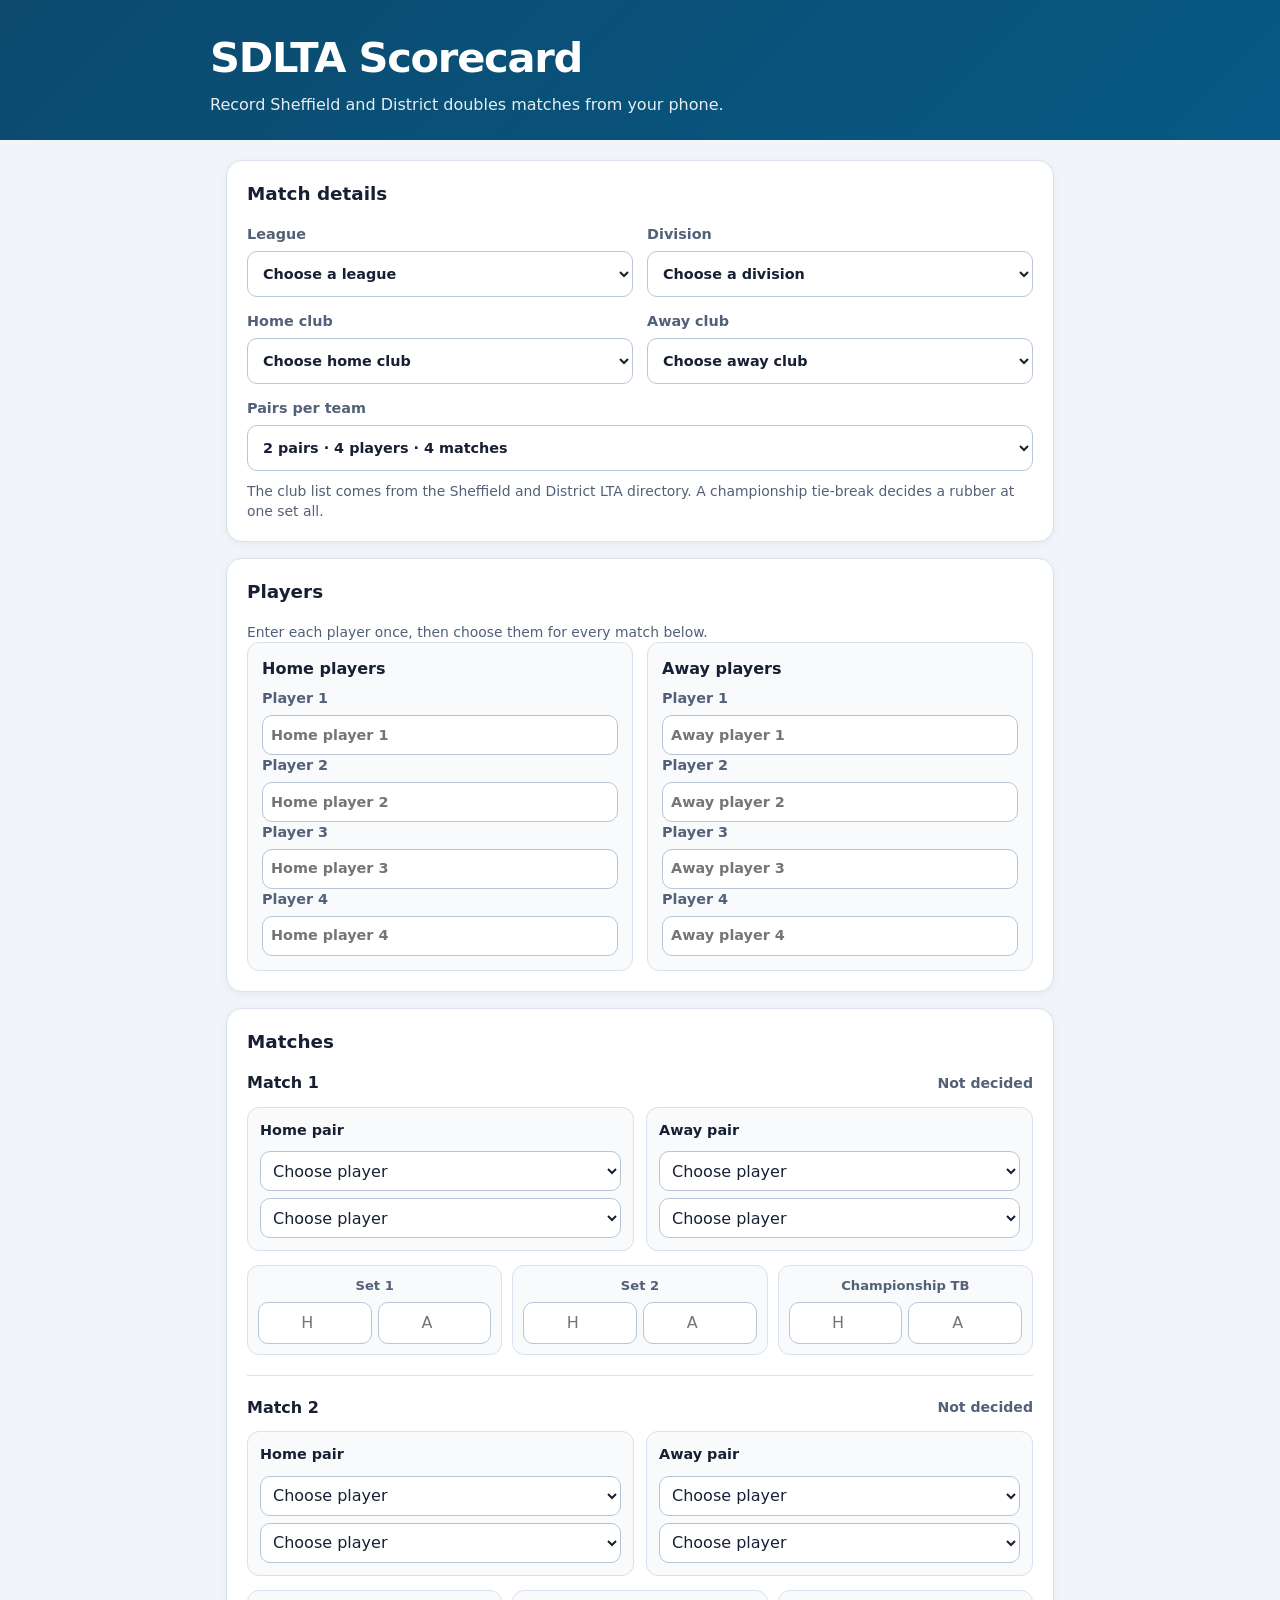
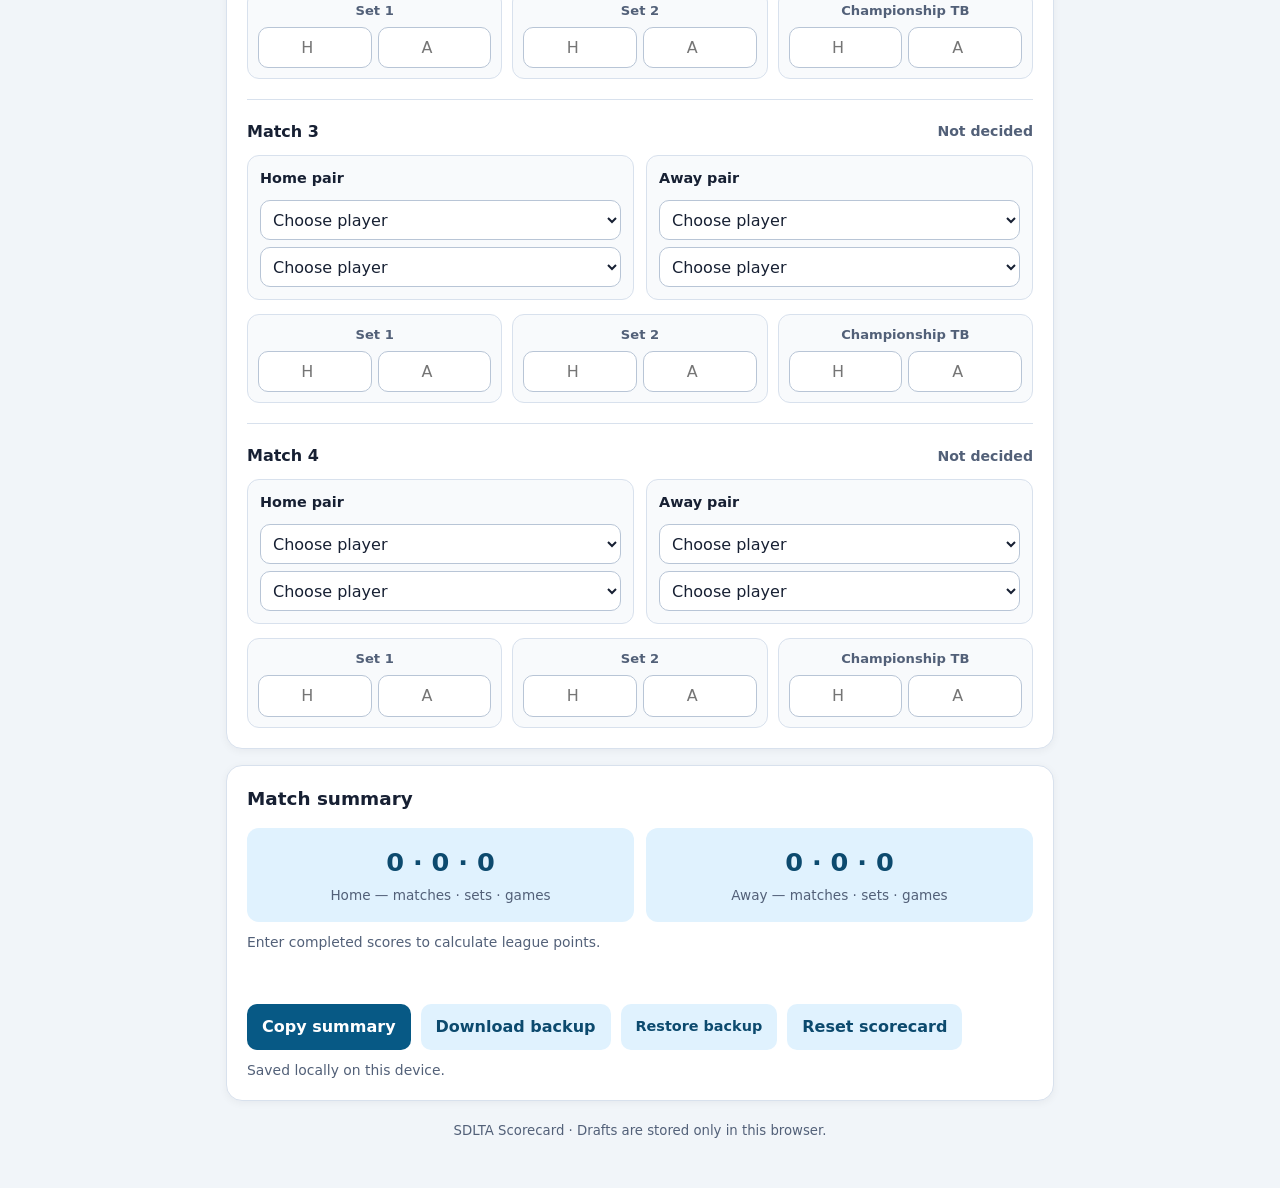
<file: index.html>
<!doctype html>
<html lang="en">
<head>
  <meta charset="utf-8">
  <meta name="viewport" content="width=device-width, initial-scale=1">
  <meta name="theme-color" content="#075985">
  <meta name="description" content="Mobile scorecard for Sheffield and District LTA matches.">
  <title>SDLTA Scorecard</title>
  <style>
    :root{--blue:#075985;--dark:#0c4a6e;--ink:#172033;--muted:#526078;--line:#d8e1ed;--paper:#fff;--wash:#f1f5f9;--good:#047857;--bad:#b91c1c}*{box-sizing:border-box}body{margin:0;min-width:320px;background:var(--wash);color:var(--ink);font:16px/1.45 system-ui,-apple-system,BlinkMacSystemFont,"Segoe UI",sans-serif}header{padding:28px 20px 24px;background:linear-gradient(135deg,var(--dark),var(--blue));color:#fff}header>div,main{max-width:860px;margin:auto}h1{margin:0;font-size:clamp(1.85rem,5vw,2.6rem);letter-spacing:-.03em}header p{margin:5px 0 0;opacity:.9}main{padding:20px 16px 44px}.card{margin-bottom:16px;padding:20px;border:1px solid var(--line);border-radius:16px;background:var(--paper);box-shadow:0 2px 8px #0f172a0d}h2{margin:0 0 16px;font-size:1.15rem}.grid{display:grid;grid-template-columns:repeat(2,minmax(0,1fr));gap:14px}.full{grid-column:1/-1}label{display:block;font-size:.9rem;font-weight:650;color:var(--muted)}select,input,button{font:inherit}select,input{width:100%;min-height:46px;margin-top:6px;padding:11px;border:1px solid #b8c5d6;border-radius:10px;background:#fff;color:var(--ink)}select:focus,input:focus,button:focus-visible{outline:3px solid #7dd3fc;outline-offset:2px}.hint{margin:10px 0 0;font-size:.87rem;color:var(--muted)}.players{display:grid;grid-template-columns:repeat(2,minmax(0,1fr));gap:14px}.player-group{padding:14px;border:1px solid var(--line);border-radius:12px;background:#f8fafc}.player-group h3{margin:0 0 8px;font-size:1rem}.player-group input{min-height:40px;padding:8px}.match{padding:20px 0 0;margin-top:20px;border-top:1px solid var(--line)}.match:first-child{padding-top:0;margin-top:0;border-top:0}.match-title{display:flex;justify-content:space-between;gap:12px;align-items:center;margin:0 0 12px;font-size:1rem}.result{font-size:.88rem;font-weight:650;color:var(--muted);text-align:right}.players-in-match{display:grid;grid-template-columns:1fr 1fr;gap:12px}.pair{padding:12px;border:1px solid var(--line);border-radius:12px;background:#f8fafc}.pair strong{display:block;margin-bottom:4px;font-size:.9rem}.pair select{min-height:40px;margin-top:7px;padding:8px}.sets{display:grid;grid-template-columns:repeat(3,minmax(0,1fr));gap:10px;margin-top:14px}.set{padding:10px;border:1px solid var(--line);border-radius:12px;background:#f8fafc}.set strong{display:block;text-align:center;font-size:.82rem;color:var(--muted)}.set-fields{display:grid;grid-template-columns:1fr 1fr;gap:6px;margin-top:7px}.set input{min-height:40px;margin:0;padding:8px;text-align:center}.summary-grid{display:grid;grid-template-columns:1fr 1fr;gap:12px}.score-box{padding:16px;border-radius:12px;background:#e0f2fe;text-align:center}.score-box strong{display:block;font-size:1.6rem;color:var(--dark)}.score-box span{display:block;margin-top:5px;font-size:.85rem;color:var(--muted)}.status{min-height:1.35em;margin:12px 0 0;font-weight:650}.error{color:var(--bad)}.success{color:var(--good)}.file-button{display:inline-flex;align-items:center;min-height:46px;padding:10px 15px;border-radius:10px;background:#e0f2fe;color:var(--dark);font-weight:700;cursor:pointer}.file-button input{display:none}.actions{display:flex;flex-wrap:wrap;gap:10px;margin-top:18px}button{min-height:46px;padding:10px 15px;border:0;border-radius:10px;background:var(--blue);color:#fff;font-weight:700;cursor:pointer}button:hover{background:var(--dark)}button.secondary{background:#e0f2fe;color:var(--dark)}footer{padding:4px 0;text-align:center;font-size:.83rem;color:var(--muted)}@media(max-width:580px){.grid,.players,.players-in-match{grid-template-columns:1fr}.full{grid-column:auto}.sets{gap:7px}.card{padding:16px}.pair{padding:10px}}
  </style>
</head>
<body>
<header><div><h1>SDLTA Scorecard</h1><p>Record Sheffield and District doubles matches from your phone.</p></div></header>
<main>
<form id="scorecard" novalidate>
  <section class="card"><h2>Match details</h2><div class="grid">
    <label>League<select name="league"><option value="">Choose a league</option><option>Men's Summer</option><option>Women's Summer</option><option>Men's Late Summer</option><option>Women's Late Summer</option><option>Midweek Mixed</option><option>Saturday Summer Mixed</option><option>Winter League (Mixed)</option></select></label>
    <label>Division<select name="division"><option value="">Choose a division</option><option>Division 1</option><option>Division 2</option><option>Division 3</option><option>Division 4</option><option>Division 5</option><option>Division 6</option></select></label>
    <label>Home club<select name="homeClub" class="club"><option value="">Choose home club</option></select></label>
    <label>Away club<select name="awayClub" class="club"><option value="">Choose away club</option></select></label>
    <label class="full">Pairs per team<select name="pairs" id="pairs"><option value="2">2 pairs · 4 players · 4 matches</option><option value="3">3 pairs · 6 players · 9 matches</option></select></label>
  </div><p class="hint">The club list comes from the Sheffield and District LTA directory. A championship tie-break decides a rubber at one set all.</p></section>
  <section class="card"><h2>Players</h2><p class="hint">Enter each player once, then choose them for every match below.</p><div id="player-lists" class="players"></div></section>
  <section class="card"><h2>Matches</h2><div id="matches"></div></section>
  <section class="card"><h2>Match summary</h2><div class="summary-grid">
    <div class="score-box"><strong id="home-totals">0 · 0 · 0</strong><span id="home-label">Home — matches · sets · games</span></div>
    <div class="score-box"><strong id="away-totals">0 · 0 · 0</strong><span id="away-label">Away — matches · sets · games</span></div>
  </div><p class="hint" id="points">Enter completed scores to calculate league points.</p><p class="status error" id="status" role="alert"></p>
  <div class="actions"><button type="button" id="copy">Copy summary</button><button type="button" class="secondary" id="backup">Download backup</button><label class="file-button">Restore backup<input type="file" id="restore" accept="application/json"></label><button type="button" class="secondary" id="reset">Reset scorecard</button><span class="status success" id="copy-status" role="status"></span></div><p class="hint" id="save-status" role="status">Saved locally on this device.</p></section>
</form><footer>SDLTA Scorecard · Drafts are stored only in this browser.</footer>
</main>
<script>
const clubs=["Abbeydale","Bamford","Barnsley","Baslow","Beauchief","Bradfield","Brentwood","Buxton","Chesterfield","Doncaster","Dore & Totley","Ecclesall","Fulwood","Graves","Grove","Hallam Grange","Hallamshire","Mexborough","Millhouses","Ridgeway","Moorgate","Rustlings","St Andrews","Yorkshire Visually Impaired","Stocksbridge","Thorncliffe","Welbeck","Wheatley Hills","Wingerworth"];
const schedule={2:[[0,1,0,1],[2,3,2,3],[2,3,0,1],[0,1,2,3]],3:[[0,1,0,1],[2,3,2,3],[4,5,4,5],[4,5,0,1],[0,1,2,3],[2,3,4,5],[2,3,0,1],[4,5,2,3],[0,1,4,5]]};
const form=document.querySelector("#scorecard"), playerLists=document.querySelector("#player-lists"), matches=document.querySelector("#matches"), storageKey="sdlta-scorecard-v3";
document.querySelectorAll(".club").forEach(select=>clubs.forEach(club=>select.add(new Option(club,club))));
const data=()=>Object.fromEntries(new FormData(form));
const pairCount=()=>Number(form.elements.pairs.value);
const nameFor=(team,index)=>form.elements[team+"-"+index]?.value.trim()||team.charAt(0).toUpperCase()+team.slice(1)+" player "+(index+1);
const playerOptions=(team,selected)=>'<option value="">Choose player</option>'+Array.from({length:pairCount()*2},(_,i)=>'<option value="'+team+'-'+i+'" '+(selected===team+'-'+i?'selected':'')+'>'+nameFor(team,i)+'</option>').join("");
const playerInputs=team=>'<div class="player-group"><h3>'+team[0].toUpperCase()+team.slice(1)+' players</h3>'+Array.from({length:pairCount()*2},(_,i)=>'<label>Player '+(i+1)+'<input name="'+team+'-'+i+'" autocomplete="name" placeholder="'+team[0].toUpperCase()+team.slice(1)+' player '+(i+1)+'"></label>').join("")+'</div>';
function renderPlayers(){const old=data();playerLists.innerHTML=playerInputs("home")+playerInputs("away");Object.entries(old).forEach(([key,value])=>{const field=form.elements.namedItem(key);if(field)field.value=value;});}
function playerSelect(team,slot,selected){return '<select data-team="'+team+'" aria-label="'+team+' player '+(slot+1)+'" name="m'+currentMatch+"-"+team+"-"+slot+'">'+playerOptions(team,selected)+'</select>'}
let currentMatch=0;
function matchCard(index,row){currentMatch=index;const old=data();const h1=old['m'+index+'-home-0']||"",h2=old['m'+index+'-home-1']||"",a1=old['m'+index+'-away-0']||"",a2=old['m'+index+'-away-1']||"";const score=(kind,label)=>'<div class="set"><strong>'+label+'</strong><div class="set-fields"><input aria-label="Match '+(index+1)+' '+label+' home score" name="m'+index+'-'+kind+'-home" type="number" inputmode="numeric" min="0" max="99" placeholder="H"><input aria-label="Match '+(index+1)+' '+label+' away score" name="m'+index+'-'+kind+'-away" type="number" inputmode="numeric" min="0" max="99" placeholder="A"></div></div>';return '<article class="match" data-match="'+index+'"><h3 class="match-title">Match '+(index+1)+'<span class="result">Not decided</span></h3><div class="players-in-match"><div class="pair"><strong>Home pair</strong>'+playerSelect("home",0,h1)+playerSelect("home",1,h2)+'</div><div class="pair"><strong>Away pair</strong>'+playerSelect("away",0,a1)+playerSelect("away",1,a2)+'</div></div><div class="sets">'+score("set1","Set 1")+score("set2","Set 2")+score("tie","Championship TB")+'</div></article>';}
function renderMatches(){const old=data();matches.innerHTML=schedule[pairCount()].map((row,i)=>matchCard(i,row)).join("");Object.entries(old).forEach(([key,value])=>{const field=form.elements.namedItem(key);if(field)field.value=value;});update();}
function value(index,kind,team){const field=form.elements['m'+index+'-'+kind+'-'+team];return {set:field.value!=="",number:Number(field.value)}}
function matchScore(i){let homeSets=0,awaySets=0,homeGames=0,awayGames=0,invalid=false;for(const kind of ["set1","set2"]){const h=value(i,kind,"home"),a=value(i,kind,"away");if(!h.set&&!a.set)continue;if(!h.set||!a.set||h.number===a.number){invalid=true;continue}h.number>a.number?(homeSets++,homeGames+=h.number,awayGames+=a.number):(awaySets++,homeGames+=h.number,awayGames+=a.number)}const tH=value(i,"tie","home"),tA=value(i,"tie","away");if(tH.set||tA.set){if(!tH.set||!tA.set||tH.number===tA.number||homeSets!==1||awaySets!==1)invalid=true;else tH.number>tA.number?homeSets++:awaySets++;}const winner=homeSets===2?"home":awaySets===2?"away":null;return{homeSets,awaySets,homeGames,awayGames,winner,invalid};}
function saveDraft(){localStorage.setItem(storageKey,JSON.stringify(data()));document.querySelector("#save-status").textContent="Saved locally on this device.";}
function update(){let hm=0,am=0,hs=0,as=0,hg=0,ag=0,invalid=false,complete=true;for(let i=0;i<schedule[pairCount()].length;i++){const s=matchScore(i);hm+=s.winner==="home";am+=s.winner==="away";hs+=s.homeSets;as+=s.awaySets;hg+=s.homeGames;ag+=s.awayGames;invalid||=s.invalid;complete&&=Boolean(s.winner);const label=document.querySelector('[data-match="'+i+'"] .result');label.textContent=s.winner?(s.winner==="home"?"Home wins":"Away wins")+" ("+s.homeSets+"–"+s.awaySets+")":s.homeSets||s.awaySets?"In progress ("+s.homeSets+"–"+s.awaySets+")":"Not decided";}document.querySelector("#home-totals").textContent=hm+" · "+hs+" · "+hg;document.querySelector("#away-totals").textContent=am+" · "+as+" · "+ag;document.querySelector("#home-label").textContent=(form.elements.homeClub.value||"Home")+" — matches · sets · games";document.querySelector("#away-label").textContent=(form.elements.awayClub.value||"Away")+" — matches · sets · games";const same=form.elements.homeClub.value&&form.elements.homeClub.value===form.elements.awayClub.value;document.querySelector("#status").textContent=same?"Home and away clubs must be different.":invalid?"Complete both sides of every entered score. A championship tie-break is valid only after one set each.":"";let pointText="Enter completed scores to calculate league points.";if(complete&&!same&&!invalid){let winner=hm===am?(hs===as?(hg===ag?"draw":hg>ag?"home":"away"):hs>as?"home":"away"):hm>am?"home":"away";pointText=winner==="draw"?"Match drawn — 1 league point each.":(winner==="home"?form.elements.homeClub.value:form.elements.awayClub.value)+" wins — 2 league points."; }document.querySelector("#points").textContent=pointText;saveDraft();}
function refreshPlayerOptions(){document.querySelectorAll(".match select[data-team]").forEach(select=>{const selected=select.value;select.innerHTML=playerOptions(select.dataset.team,selected);});}
form.addEventListener("input",event=>{if(event.target.name.startsWith("home-")||event.target.name.startsWith("away-"))refreshPlayerOptions();update();});form.addEventListener("change",event=>{if(event.target.id==="pairs"){renderPlayers();renderMatches();}else update();});
document.querySelector("#backup").addEventListener("click",()=>{const backup={version:3,savedAt:new Date().toISOString(),data:data()};const file=new Blob([JSON.stringify(backup,null,2)],{type:"application/json"});const link=document.createElement("a");link.href=URL.createObjectURL(file);link.download="sdlta-scorecard-backup.json";link.click();URL.revokeObjectURL(link.href);document.querySelector("#copy-status").textContent="Backup downloaded.";});
document.querySelector("#restore").addEventListener("change",async event=>{const file=event.target.files[0];if(!file)return;try{const backup=JSON.parse(await file.text());if(!backup.data||typeof backup.data!=="object")throw new Error("Invalid backup");form.reset();if(backup.data.pairs)form.elements.pairs.value=backup.data.pairs;renderPlayers();renderMatches();Object.entries(backup.data).forEach(([key,value])=>{const field=form.elements.namedItem(key);if(field)field.value=value;});update();document.querySelector("#copy-status").textContent="Backup restored.";}catch{document.querySelector("#status").textContent="That backup file could not be restored.";}event.target.value="";});
document.querySelector("#reset").addEventListener("click",()=>{if(confirm("Reset all match details, players, and scores?")){localStorage.removeItem(storageKey);form.reset();renderPlayers();renderMatches();}});
document.querySelector("#copy").addEventListener("click",async()=>{const d=data(),home=form.elements.homeClub.value||"Home",away=form.elements.awayClub.value||"Away";const totals=[document.querySelector("#home-totals").textContent,document.querySelector("#away-totals").textContent];const text=["SDLTA Scorecard",d.league||"League not selected",d.division||"Division not selected",home+" vs "+away,home+": "+totals[0]+" (matches · sets · games)",away+": "+totals[1]+" (matches · sets · games)",document.querySelector("#points").textContent].join("\n");try{await navigator.clipboard.writeText(text);document.querySelector("#copy-status").textContent="Copied."}catch{document.querySelector("#copy-status").textContent="Copy is not available in this browser."}});
try{const saved=JSON.parse(localStorage.getItem(storageKey));if(saved)Object.entries(saved).forEach(([key,value])=>{const field=form.elements.namedItem(key);if(field)field.value=value;});}catch{}renderPlayers();renderMatches();
</script>
</body></html>
</file>
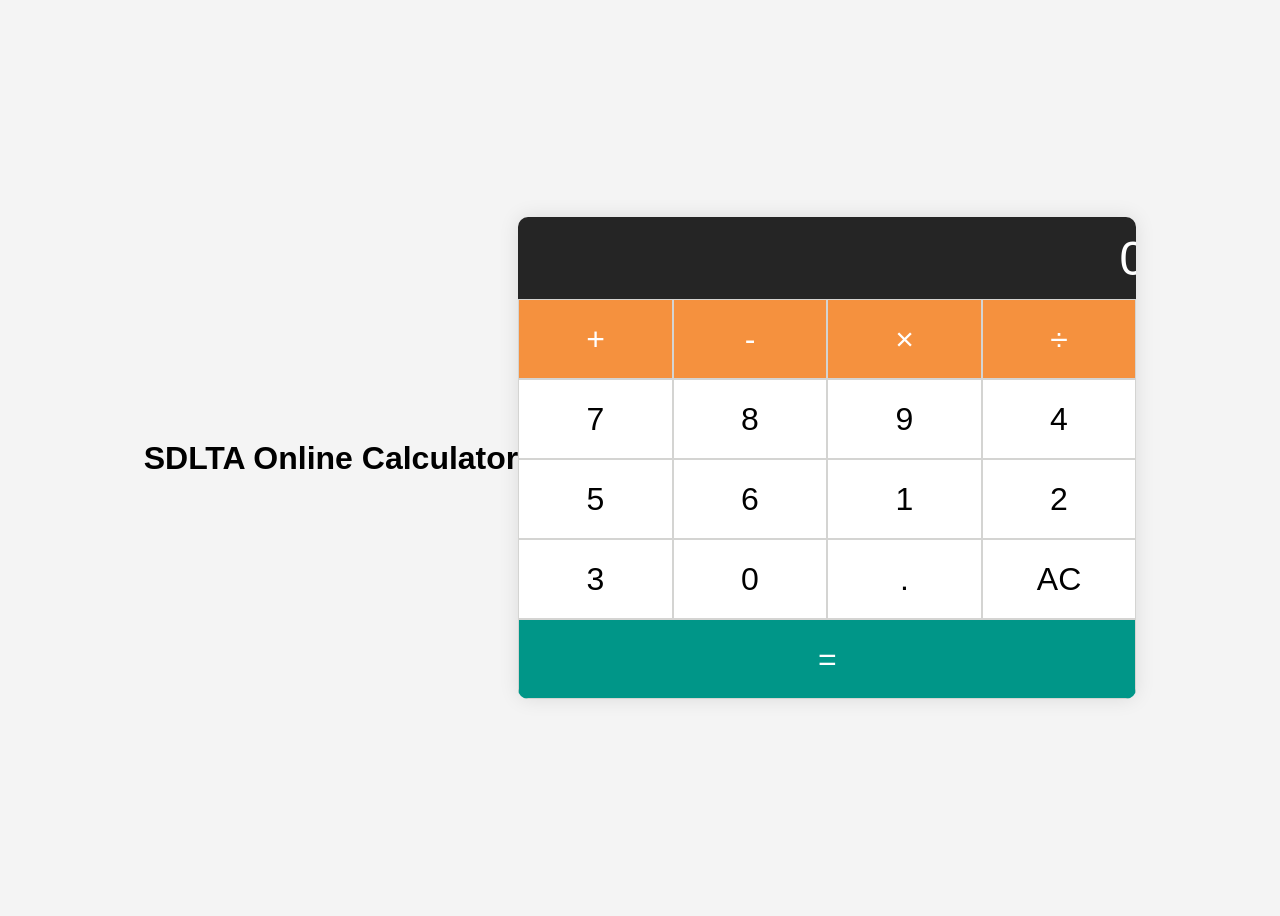
<file: scorecard copy.htm>
<!DOCTYPE html>
<html lang="en">
<head>
    <meta charset="UTF-8">
    <meta name="viewport" content="width=device-width, initial-scale=1.0">
    <title>SDLTA Online Scorecard</title>
    <link rel="stylesheet" href="styles.css">
</head>
<body>
<h1>SDLTA Online Calculator </h1>
  
    <div class="calculator">
        <input type="text" class="calculator-screen" value="" disabled />
        <div class="calculator-keys">
            <button type="button" class="operator" value="+">+</button>
            <button type="button" class="operator" value="-">-</button>
            <button type="button" class="operator" value="*">&times;</button>
            <button type="button" class="operator" value="/">&divide;</button>

            <button type="button" value="7">7</button>
            <button type="button" value="8">8</button>
            <button type="button" value="9">9</button>

            <button type="button" value="4">4</button>
            <button type="button" value="5">5</button>
            <button type="button" value="6">6</button>

            <button type="button" value="1">1</button>
            <button type="button" value="2">2</button>
            <button type="button" value="3">3</button>

            <button type="button" value="0">0</button>
            <button type="button" class="decimal" value=".">.</button>
            <button type="button" class="all-clear" value="all-clear">AC</button>

            <button type="button" class="equal-sign" value="=">=</button>
        </div>
    </div>
    <script src="functions.js"></script>
</body>
</html>
</file>
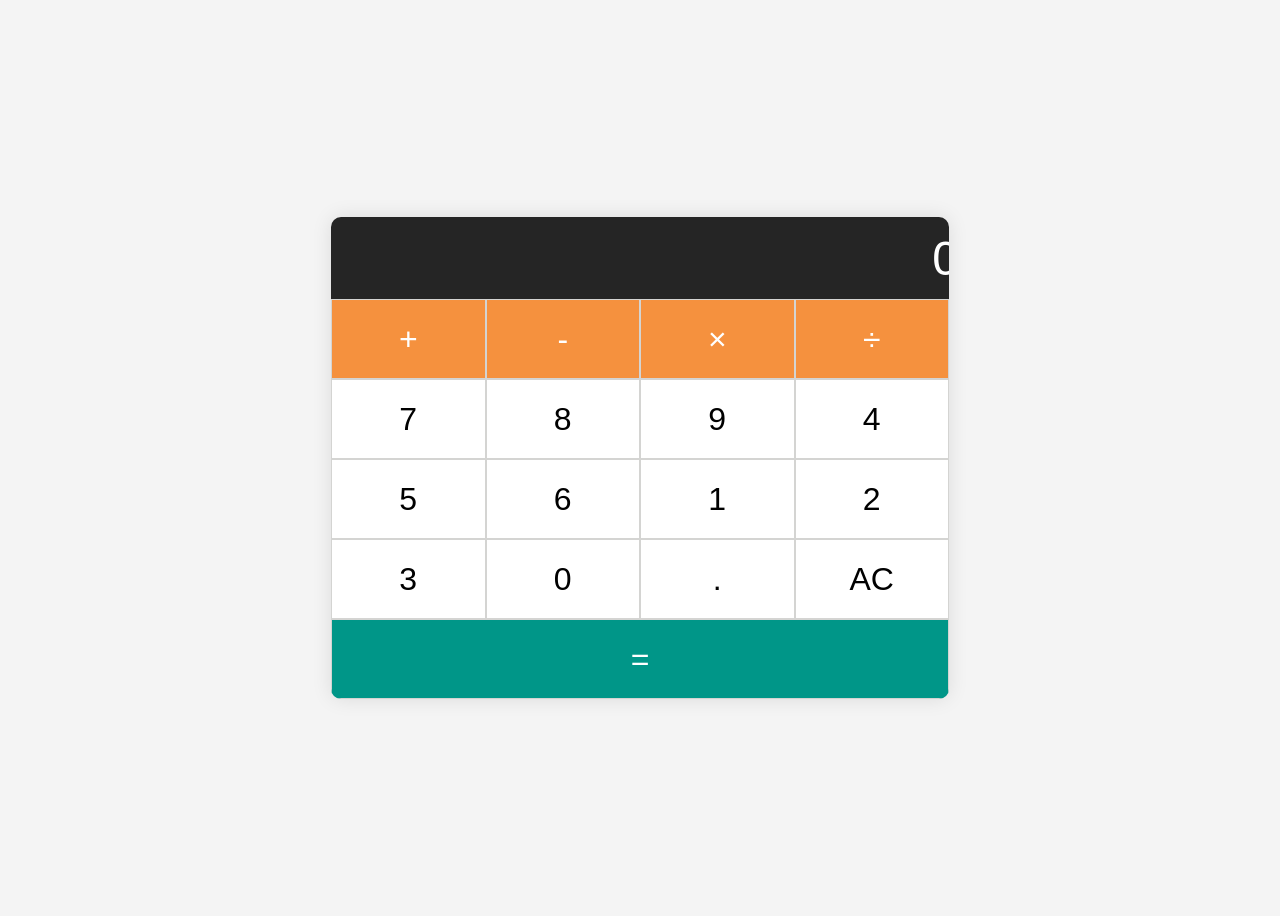
<file: scorecard.html>
<!DOCTYPE html>
<html lang="en">
<head>
    <meta charset="UTF-8">
    <meta name="viewport" content="width=device-width, initial-scale=1.0">
    <title>Online Calculator</title>
    <link rel="stylesheet" href="styles.css">
</head>
<body>
    <div class="calculator">
        <input type="text" class="calculator-screen" value="" disabled />
        <div class="calculator-keys">
            <button type="button" class="operator" value="+">+</button>
            <button type="button" class="operator" value="-">-</button>
            <button type="button" class="operator" value="*">&times;</button>
            <button type="button" class="operator" value="/">&divide;</button>

            <button type="button" value="7">7</button>
            <button type="button" value="8">8</button>
            <button type="button" value="9">9</button>

            <button type="button" value="4">4</button>
            <button type="button" value="5">5</button>
            <button type="button" value="6">6</button>

            <button type="button" value="1">1</button>
            <button type="button" value="2">2</button>
            <button type="button" value="3">3</button>

            <button type="button" value="0">0</button>
            <button type="button" class="decimal" value=".">.</button>
            <button type="button" class="all-clear" value="all-clear">AC</button>

            <button type="button" class="equal-sign" value="=">=</button>
        </div>
    </div>
    <script src="functions.js"></script>
</body>
</html>
</file>
<file: styles.css>
body {
    display: flex;
    justify-content: center;
    align-items: center;
    height: 100vh;
    background-color: #f4f4f4;
    font-family: 'Roboto', sans-serif;
}

.calculator {
    border-radius: 10px;
    box-shadow: 0px 0px 20px 0px #0000001a;
    overflow: hidden;
}

.calculator-screen {
    width: 100%;
    height: 80px;
    background-color: #252525;
    color: white;
    text-align: right;
    border: none;
    font-size: 3rem;
    padding-right: 10px;
    padding-left: 10px;
}

.calculator-keys {
    display: grid;
    grid-template-columns: repeat(4, 1fr);
}

button {
    height: 80px;
    font-size: 2rem;
    border: 1px solid #d4d4d2;
    background-color: white;
    outline: none;
}

button.operator {
    background-color: #f5913e;
    color: white;
}

button.equal-sign {
    background-color: #009688;
    color: white;
    grid-column: span 4;
}
</file>
